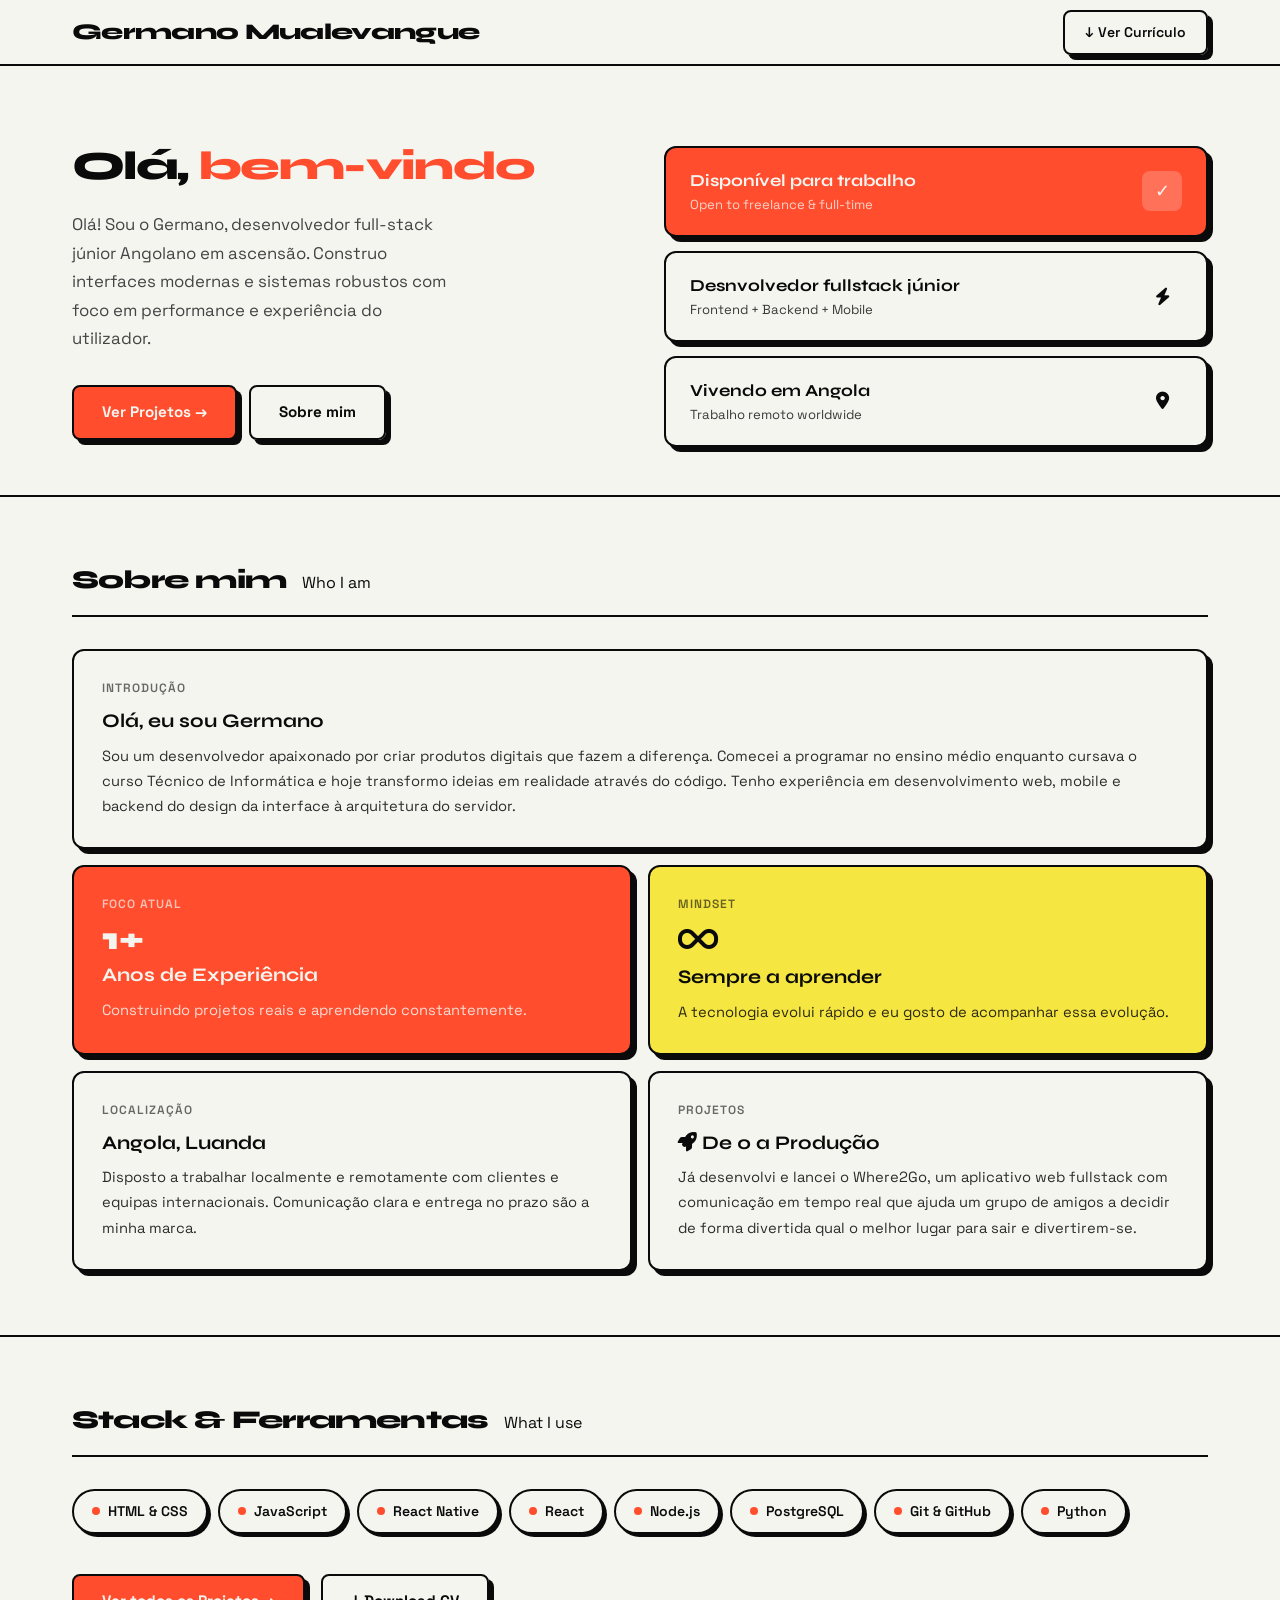
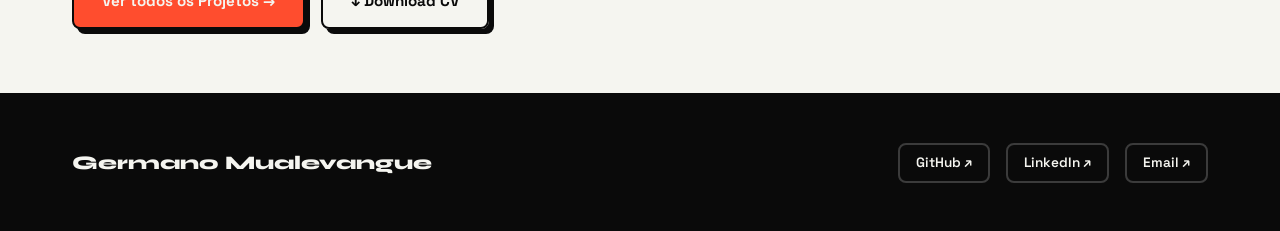
<file: index.html>
<!doctype html>
<html lang="pt-br">
  <head>
    <meta charset="UTF-8" />
    <meta name="viewport" content="width=device-width, initial-scale=1.0" />
    <title>Germano Mualevangue | Dev</title>
    <link rel="stylesheet" href="styles/styles.css" />
    <link
      href="https://fonts.googleapis.com/css2?family=Space+Grotesk:wght@400;500;600;700&family=Syne:wght@700;800&display=swap"
      rel="stylesheet"
    />
    <link
      rel="stylesheet"
      href="https://cdnjs.cloudflare.com/ajax/libs/font-awesome/6.5.0/css/all.min.css"
    />
    <link rel="stylesheet" href="mediaqueries/media.css">
    <link rel="icon" href="assets/favicon.webp">
  </head>
  <body>
    <header>
      <nav>
        <div class="logo">Germano Mualevangue</div>
        <a href="assets/CV_Germano.pdf" class="btn-cv" target="_blank">
          ↓ Ver Currículo
        </a>
      </nav>
    </header>

    <main>
      <!-- HERO -->
      <section class="hero">
        <div class="hero-left">
          <h1 class="fade-up">Olá,
          <span class="typewriter" data-text="bem-vindo"></span>
          </h1>
          <p class="fade-up">
            Olá! Sou o Germano, desenvolvedor full-stack júnior Angolano em ascensão.
            Construo interfaces modernas e sistemas robustos com foco em
            performance e experiência do utilizador.
          </p>
          <div class="hero-actions fade-up">
            <a href="./pages/projects.html" class="btn-primary">Ver Projetos →</a>
            <a href="#about" class="btn-outline">Sobre mim</a>
          </div>
        </div>

        <div class="hero-right">
          <div class="hero-card accent fade-up">
            <div>
              <div class="card-label">Disponível para trabalho</div>
              <div class="card-sub">Open to freelance & full-time</div>
            </div>
            <div class="card-icon">✓</div>
          </div>
          <div class="hero-card fade-up">
            <div>
              <div class="card-label">Desnvolvedor fullstack júnior</div>
              <div class="card-sub">Frontend + Backend + Mobile</div>
            </div>
            <div class="card-icon"><i class="fas fa-bolt"></i></div>
          </div>
          <div class="hero-card fade-up">
            <div>
              <div class="card-label">Vivendo em Angola</div>
              <div class="card-sub">Trabalho remoto worldwide</div>
            </div>
            <div class="card-icon"><i class="fas fa-location-dot"></i></div>
          </div>
        </div>
      </section>

      <!-- ABOUT -->
      <section id="about">
        <div class="section-wrapper">
          <div class="section-header">
            <h2>Sobre mim</h2>
            <span class="version">Who I am</span>
          </div>

          <div class="about-grid">
            <div class="about-card wide fade-up">
              <div class="label">Introdução</div>
              <h3>Olá, eu sou Germano</h3>
              <p>
                Sou um desenvolvedor apaixonado por criar produtos digitais que
                fazem a diferença. Comecei a programar no ensino médio enquanto cursava o curso Técnico de Informática e hoje
                transformo ideias em realidade através do código. Tenho
                experiência em desenvolvimento web, mobile e backend do design da interface à arquitetura do servidor.
              </p>
            </div>

            <div class="about-card coral fade-up">
              <div class="label" style="opacity: 0.7">Foco atual</div>
              <div class="stat-big">1+</div>
              <h3>Anos de Experiência</h3>
              <p>Construindo projetos reais e aprendendo constantemente.</p>
            </div>

            <div class="about-card yellow fade-up">
              <div class="label">Mindset</div>
              <div class="stat-big"><i class="fas fa-infinity"></i></div>
              <h3>Sempre a aprender</h3>
              <p>
                A tecnologia evolui rápido e eu gosto de acompanhar essa
                evolução.
              </p>
            </div>

            <div class="about-card fade-up">
              <div class="label">Localização</div>
              <h3>Angola, Luanda</h3>
              <p>
                Disposto a trabalhar localmente e remotamente com clientes e equipas
                internacionais. Comunicação clara e entrega no prazo são a minha
                marca.
              </p>
            </div>

            <div class="about-card fade-up">
              <div class="label">Projetos</div>
              <h3><i class="fas fa-rocket"></i> De 0 a Produção</h3>
              <p>
                Já desenvolvi e lancei o Where2Go, um aplicativo web fullstack com comunicação em tempo real que ajuda um grupo de amigos a decidir de forma divertida qual o melhor lugar para sair e divertirem-se.
              </p>
            </div>
          </div>
        </div>
      </section>

      <!-- STACKS -->
      <section id="stacks">
        <div class="section-wrapper">
          <div class="section-header">
            <h2>Stack & Ferramentas</h2>
            <span class="version">What I use</span>
          </div>

          <div class="stacks-grid">
            <div class="stack-pill fade-up">
              <span class="dot"></span>HTML & CSS
            </div>
            <div class="stack-pill fade-up">
              <span class="dot"></span>JavaScript
            </div>
            <div class="stack-pill fade-up">
              <span class="dot"></span>React Native
            </div>
            <div class="stack-pill fade-up"><span class="dot"></span>React</div>
            <div class="stack-pill fade-up">
              <span class="dot"></span>Node.js
            </div>
            <div class="stack-pill fade-up">
              <span class="dot"></span>PostgreSQL
            </div>
            <div class="stack-pill fade-up">
              <span class="dot"></span>Git & GitHub
            </div>
            <div class="stack-pill fade-up">
              <span class="dot"></span>Python
            </div>
          </div>

          <div class="stack-cta">
            <a href="./pages/projects.html" class="btn-primary"
              >Ver todos os Projetos →</a
            >
            <a href="assets/CV_Germano.pdf" class="btn-outline" target="_blank"
              >↓ Download CV</a
            >
          </div>
        </div>
      </section>
    </main>

    <footer>
      <div class="footer-inner">
        <div class="footer-logo">Germano Mualevangue</div>
        <div class="footer-links">
          <a href="https://github.com/Stormzy377" class="footer-link" target="_blank"
            >GitHub ↗</a
          >
          <a href="https://www.linkedin.com/in/germanos-sorte/" class="footer-link" target="_blank"
            >LinkedIn ↗</a
          >
          <a href="mailto:germanosorte9@email.com" class="footer-link">Email ↗</a>
        </div>
      </div>
    </footer>

    <script src="script/script.js"></script>
  </body>
</html>
</file>
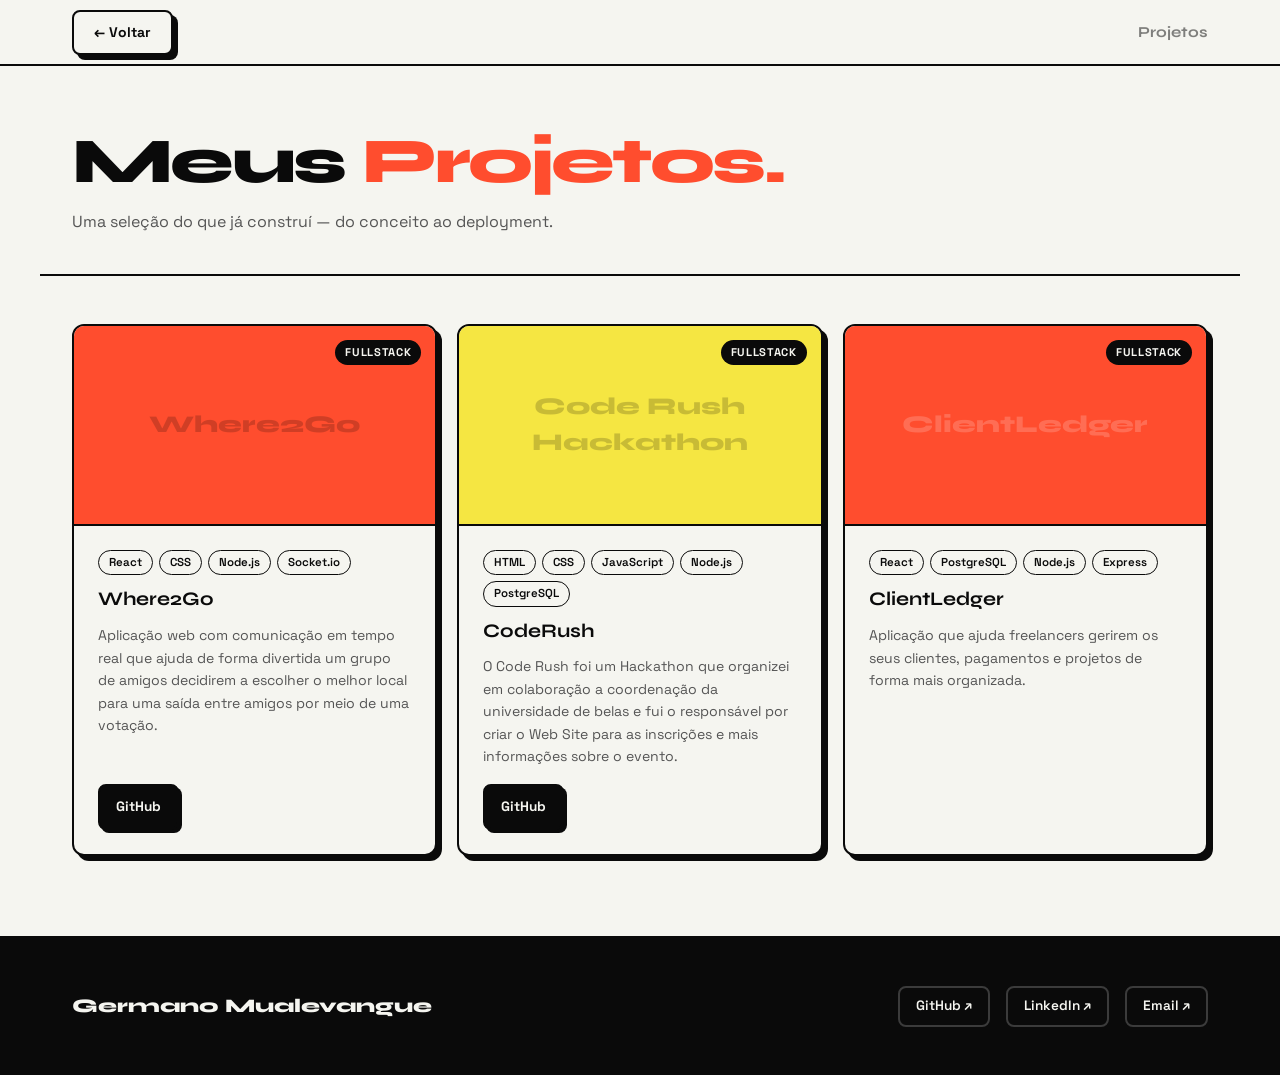
<file: pages/projects.html>
<!DOCTYPE html>
<html lang="pt-br">

<head>
    <meta charset="UTF-8">
    <meta name="viewport" content="width=device-width, initial-scale=1.0">
    <title>Projetos | Germano Mualevangue</title>
    <link
        href="https://fonts.googleapis.com/css2?family=Space+Grotesk:wght@400;500;600;700&family=Syne:wght@700;800&display=swap"
        rel="stylesheet">
    <link rel="stylesheet" href="../styles/projects.css">
    <link rel="stylesheet" href="../mediaqueries/media.css">
    <link rel="icon" href="../assets/favicon.webp">

<body>

    <header>
        <nav>
            <a href="../index.html" class="btn-back">← Voltar</a>
            <span class="nav-title">Projetos</span>
        </nav>
    </header>

    <main>
        <div class="page-header">
            <h1>Meus <span>Projetos.</span></h1>
            <p>Uma seleção do que já construí — do conceito ao deployment.</p>
        </div>

        <section class="projects-section">
            <div class="projects-grid">
                
                <div class="project-card">
                    <div class="card-preview coral">
                        <div class="card-preview-label" style="color:black">Where2Go</div>
                        <!-- <img src="../assets/Captura de ecrã 2026-04-06 213855.png" alt="imagem do projeto"> -->
                        <span class="card-badge">fullstack</span>
                    </div>
                    <div class="card-body">
                        <div class="card-tags">
                            <span class="tag">React</span>
                            <span class="tag">CSS</span>
                            <span class="tag">Node.js</span>
                            <span class="tag">Socket.io</span>
                        </div>
                        <h3>Where2Go</h3>
                        <p>Aplicação web com comunicação em tempo real que ajuda de forma divertida um grupo de amigos decidirem a escolher o melhor local para uma saída entre amigos por meio de uma votação.</p>
                        <div class="card-actions">
                            <!--<a href="https://where2-go-beta.vercel.app/" class="btn-demo" target="_blank">Live Demo ↗</a>-->
                            <a href="https://github.com/Stormzy377/Where2Go" class="btn-code">GitHub</a>
                        </div>
                    </div>
                </div>

                <div class="project-card">
                    <div class="card-preview yellow">
                        <div class="card-preview-label" style="color:black">Code Rush Hackathon</div>
                        <span class="card-badge">fullstack</span>
                    </div>
                    <div class="card-body">
                        <div class="card-tags">
                            <span class="tag">HTML</span>
                            <span class="tag">CSS</span>
                            <span class="tag">JavaScript</span>
                            <span class="tag">Node.js</span>
                            <span class="tag">PostgreSQL</span>
                        </div>
                        <h3>CodeRush</h3>
                        <p>O Code Rush foi um Hackathon que organizei em colaboração a coordenação da universidade de belas e fui o responsável por criar o Web Site para as inscrições e mais informações sobre o evento.</p>
                        <div class="card-actions">
                            <!-- <a href="#" class="btn-demo" target="_blank">Live Demo ↗</a> -->
                            <a href="https://github.com/Stormzy377/CodeRush" class="btn-code">GitHub</a>
                        </div>
                    </div>
                </div>

                 
                <div class="project-card">
                    <div class="card-preview coral">
                        <div class="card-preview-label" style="color:white">ClientLedger</div>
                        <div class="card-preview-icon"></div>
                        <span class="card-badge">fullstack</span>
                    </div>
                    <div class="card-body">
                        <div class="card-tags">
                            <span class="tag">React</span>
                            <span class="tag">PostgreSQL</span>
                            <span class="tag">Node.js</span>
                            <span class="tag">Express</span>
                        </div>
                        <h3>ClientLedger</h3>
                        <p>Aplicação que ajuda freelancers gerirem os seus clientes, pagamentos e projetos de forma mais organizada.</p>
                        <div class="card-actions">
                            <!-- <a href="#" class="btn-demo">Live Demo ↗</a>
                            <a href="#" class="btn-code">GitHub</a> -->
                        </div>
                    </div>
                </div>

            </div>
        </section>
    </main> 

    <footer>
        <div class="footer-inner">
            <div class="footer-logo">Germano Mualevangue</div>
            <div class="footer-links">
                <a href="https://github.com/Stormzy377" class="footer-link" target="_blank">GitHub ↗</a>
                <a href="https://www.linkedin.com/in/germanos-sorte/" class="footer-link" target="_blank">LinkedIn ↗</a>
                <a href="mailto:germanosorte9@email.com" class="footer-link">Email ↗</a>
            </div>
        </div>
    </footer>

</body>

</html>
</file>
<file: styles/styles.css>
*,
*::before,
*::after {
  box-sizing: border-box;
  margin: 0;
  padding: 0;
}

:root {
  --black: #0a0a0a;
  --white: #f5f5f0;
  --coral: #ff4d2e;
  --yellow: #f5e642;
  --border: 2.5px solid #0a0a0a;
  --shadow: 5px 5px 0px #0a0a0a;
  --shadow-lg: 8px 8px 0px #0a0a0a;
  --radius: 12px;
}

html {
  scroll-behavior: smooth;
}

body {
  background: var(--white);
  color: var(--black);
  font-family: "Space Grotesk", sans-serif;
  font-size: 16px;
  line-height: 1.5;
  overflow-x: hidden;
}

header {
  position: sticky;
  top: 0;
  z-index: 100;
  background: var(--white);
  border-bottom: var(--border);
}

nav {
  max-width: 1200px;
  margin: 0 auto;
  padding: 0 2rem;
  height: 64px;
  display: flex;
  align-items: center;
  justify-content: space-between;
}

.logo {
  font-family: "Syne", sans-serif;
  font-size: 1.4rem;
  font-weight: 800;
  letter-spacing: -0.03em;
  display: flex;
  align-items: center;
  gap: 8px;
}

.btn-cv {
  display: inline-flex;
  align-items: center;
  gap: 6px;
  padding: 10px 20px;
  background: transparent;
  color: var(--black);
  text-decoration: none;
  font-weight: 600;
  font-size: 0.875rem;
  border: var(--border);
  border-radius: 8px;
  box-shadow: var(--shadow);
  transition: transform 0.12s, box-shadow 0.12s;
}

.btn-cv:hover {
  transform: translate(-2px, -2px);
  box-shadow: 7px 7px 0 var(--black);
}

.hero {
  max-width: 1200px;
  margin: 0 auto;
  padding: 5rem 2rem 3rem;
  display: grid;
  grid-template-columns: 1fr 1fr;
  align-items: start;
  gap: 3rem;
}

.hero-left h1 {
  font-family: "Syne", sans-serif;
  font-size: clamp(2rem, 6vw, 2.5rem);
  font-weight: 800;
  line-height: 1;
  letter-spacing: -0.04em;
  margin-bottom: 1.5rem;
}

.hero-left h1 span {
  color: var(--coral);
}

.hero-left p {
  font-size: 1.05rem;
  color: #444;
  max-width: 380px;
  margin-bottom: 2rem;
  line-height: 1.7;
}

.hero-actions {
  display: flex;
  gap: 12px;
  flex-wrap: wrap;
}

.btn-primary {
  display: inline-flex;
  align-items: center;
  gap: 8px;
  padding: 14px 28px;
  background: var(--coral);
  color: var(--white);
  text-decoration: none;
  font-weight: 700;
  font-size: 0.95rem;
  border: var(--border);
  border-radius: 8px;
  box-shadow: var(--shadow);
  cursor: pointer;
  transition: transform 0.12s, box-shadow 0.12s;
}

.btn-primary:hover {
  transform: translate(-2px, -2px);
  box-shadow: 7px 7px 0 var(--black);
}

.btn-outline {
  display: inline-flex;
  align-items: center;
  gap: 8px;
  padding: 14px 28px;
  background: transparent;
  color: var(--black);
  text-decoration: none;
  font-weight: 700;
  font-size: 0.95rem;
  border: var(--border);
  border-radius: 8px;
  box-shadow: var(--shadow);
  cursor: pointer;
  transition: transform 0.12s, box-shadow 0.12s;
}

.btn-outline:hover {
  transform: translate(-2px, -2px);
  box-shadow: 7px 7px 0 var(--black);
}

.hero-right {
  display: flex;
  flex-direction: column;
  gap: 14px;
}

.hero-card {
  border: var(--border);
  border-radius: var(--radius);
  padding: 20px 24px;
  background: var(--white);
  box-shadow: var(--shadow);
  display: flex;
  align-items: center;
  justify-content: space-between;
  gap: 1rem;
  transition: transform 0.12s, box-shadow 0.12s;
  cursor: default;
}

.hero-card:hover {
  transform: translate(-2px, -2px);
  box-shadow: var(--shadow-lg);
}

.hero-card.accent {
  background: var(--coral);
  color: var(--white);
}

.hero-card .card-label {
  font-family: "Syne", sans-serif;
  font-weight: 700;
  font-size: 1.05rem;
}

.hero-card .card-sub {
  font-size: 0.82rem;
  opacity: 0.8;
  margin-top: 2px;
}

.hero-card .card-icon {
  width: 40px;
  height: 40px;
  border-radius: 8px;
  background: var(--white);
  display: flex;
  align-items: center;
  justify-content: center;
  font-size: 1.1rem;
  flex-shrink: 0;
}

.hero-card.accent .card-icon {
  background: rgba(255, 255, 255, 0.2);
  border-color: rgba(255, 255, 255, 0.5);
}

.section-wrapper {
  max-width: 1200px;
  margin: 0 auto;
  padding: 0 2rem;
}

.section-header {
  display: flex;
  align-items: baseline;
  gap: 1rem;
  margin-bottom: 2rem;
  padding-bottom: 1rem;
  border-bottom: var(--border);
}

.section-header h2 {
  font-family: "Syne", sans-serif;
  font-size: 1.6rem;
  font-weight: 800;
  letter-spacing: -0.03em;
}

.section-header.version {
  font-size: 0.8rem;
  color: #888;
  font-weight: 500;
}

#about {
  padding: 4rem 0;
  border-top: var(--border);
}

.about-grid {
  display: grid;
  grid-template-columns: 1fr 1fr;
  gap: 16px;
}

.about-card {
  border: var(--border);
  border-radius: var(--radius);
  padding: 28px;
  background: var(--white);
  box-shadow: var(--shadow);
  transition: transform 0.12s, box-shadow 0.12s;
}

.about-card:hover {
  transform: translate(-2px, -2px);
  box-shadow: var(--shadow-lg);
}

.about-card.wide {
  grid-column: span 2;
}

.about-card.coral {
  background: var(--coral);
  color: var(--white);
}

.about-card.yellow {
  background: var(--yellow);
}

.about-card .label {
  font-size: 0.75rem;
  font-weight: 600;
  text-transform: uppercase;
  letter-spacing: 0.08em;
  opacity: 0.6;
  margin-bottom: 10px;
}

.about-card h3 {
  font-family: "Syne", sans-serif;
  font-size: 1.2rem;
  font-weight: 700;
  margin-bottom: 8px;
}

.about-card p {
  font-size: 0.92rem;
  line-height: 1.7;
  opacity: 0.85;
}

.stat-big {
  font-family: "Syne", sans-serif;
  font-size: 2rem;
  font-weight: 800;
  line-height: 1;
  margin-bottom: 6px;
}

#stacks {
  padding: 4rem 0;
  border-top: var(--border);
}

.stacks-grid {
  display: flex;
  flex-wrap: wrap;
  gap: 10px;
  margin-bottom: 2.5rem;
}

.stack-pill {
  display: inline-flex;
  align-items: center;
  gap: 8px;
  padding: 10px 18px;
  border: var(--border);
  border-radius: 100px;
  font-size: 0.875rem;
  font-weight: 600;
  background: var(--white);
  box-shadow: 3px 3px 0 var(--black);
  transition: transform 0.12s, box-shadow 0.12s, background 0.12s;
  cursor: default;
}

.stack-pill:hover {
  transform: translate(-1px, -1px);
  box-shadow: 4px 4px 0 var(--black);
}

.stack-pill .dot {
  width: 8px;
  height: 8px;
  border-radius: 50%;
  background: var(--coral);
}

.stack-cta {
  display: flex;
  align-items: center;
  gap: 16px;
  flex-wrap: wrap;
}

footer {
  border-top: var(--border);
  background: var(--black);
  color: var(--white);
}

.footer-inner {
  max-width: 1200px;
  margin: 0 auto;
  padding: 3rem 2rem;
  display: flex;
  align-items: center;
  justify-content: space-between;
  flex-wrap: wrap;
  gap: 1rem;
}

.footer-logo {
  font-family: "Syne", sans-serif;
  font-size: 1.2rem;
  font-weight: 800;
}

.footer-links {
  display: flex;
  gap: 1rem;
}

.footer-link {
  display: inline-flex;
  align-items: center;
  gap: 6px;
  padding: 8px 16px;
  border: 2px solid rgba(255, 255, 255, 0.2);
  border-radius: 8px;
  color: var(--white);
  text-decoration: none;
  font-size: 0.85rem;
  font-weight: 600;
  transition: border-color 0.12s, background 0.12s;
}

.footer-link:hover {
  border-color: var(--coral);
  background: rgba(255, 77, 46, 0.1);
}

@keyframes fadeUp {
  from {
    opacity: 0;
    transform: translateY(30px);
  }

  to {
    opacity: 1;
    transform: translateY(0);
  }
}

.fade-up {
  opacity: 0;
  animation: fadeUp 1.2s ease forwards;
}

.fade-up:nth-child(1) {
  animation-delay: 0.05s;
}

.fade-up:nth-child(2) {
  animation-delay: 0.15s;
}

.fade-up:nth-child(3) {
  animation-delay: 0.25s;
}

.fade-up:nth-child(4) {
  animation-delay: 0.35s;
}

.fade-up:nth-child(5) {
  animation-delay: 0.45s;
}

.fade-up:nth-child(6) {
  animation-delay: 0.55s;
}
</file>
<file: mediaqueries/media.css>
@media (max-width: 768px) {
  .hero {
    grid-template-columns: 1fr;
    gap: 1.5rem;
    padding: 2rem 1.2rem;
  }
  .hero-left h1 {
    font-size: 2rem;
  }

  .hero-actions {
    flex-direction: column;
  }

  .btn-primary, .btn-outline {
    width: 100%;
    justify-content: center;
  }

  .logo {
    font-size: 0.90rem;
  }

  .about-grid {
    grid-template-columns: 1fr;
  }
  .about-card.wide {
    grid-column: span 1;
  }
  .footer-inner {
    flex-direction: column;
    align-items: flex-start;
  }
  .section-wrapper {
    padding: 0 1.5rem;
  }
}

@media (max-width: 768px) {
  .projects-grid {
    grid-template-columns: 1fr;
  }
  .page-header {
    padding: 3rem 1.5rem 2rem;
  }
  .projects-section {
    padding: 2rem 1.5rem 4rem;
  }
  nav {
    padding: 0 1.5rem;
  }
}
</file>
<file: styles/projects.css>
*,
*::before,
*::after {
  box-sizing: border-box;
  margin: 0;
  padding: 0;
}

:root {
  --black: #0a0a0a;
  --white: #f5f5f0;
  --coral: #ff4d2e;
  --yellow: #f5e642;
  --border: 2.5px solid #0a0a0a;
  --shadow: 5px 5px 0px #0a0a0a;
  --shadow-lg: 8px 8px 0px #0a0a0a;
  --radius: 12px;
}

html {
  scroll-behavior: smooth;
}

body {
  background: var(--white);
  color: var(--black);
  font-family: "Space Grotesk", sans-serif;
  font-size: 16px;
  line-height: 1.5;
  overflow-x: hidden;
}

header {
  position: sticky;
  top: 0;
  z-index: 100;
  background: var(--white);
  border-bottom: var(--border);
}

nav {
  max-width: 1200px;
  margin: 0 auto;
  padding: 0 2rem;
  height: 64px;
  display: flex;
  align-items: center;
  justify-content: space-between;
}

.btn-back {
  display: inline-flex;
  align-items: center;
  gap: 8px;
  padding: 10px 20px;
  background: var(--white);
  color: var(--black);
  text-decoration: none;
  font-weight: 700;
  font-size: 0.875rem;
  border: var(--border);
  border-radius: 8px;
  box-shadow: var(--shadow);
  transition:
    transform 0.12s,
    box-shadow 0.12s,
    background 0.12s;
}

.btn-back:hover {
  transform: translate(-2px, -2px);
  box-shadow: 7px 7px 0 var(--black);
  background: var(--yellow);
}

.nav-title {
  font-family: "Syne", sans-serif;
  font-size: 0.95rem;
  font-weight: 700;
  opacity: 0.5;
}

.page-header {
  max-width: 1200px;
  margin: 0 auto;
  padding: 4rem 2rem 2.5rem;
  border-bottom: var(--border);
}

.page-header h1 {
  font-family: "Syne", sans-serif;
  font-size: clamp(2.5rem, 5vw, 4.5rem);
  font-weight: 800;
  letter-spacing: -0.04em;
  line-height: 1;
  margin-bottom: 1rem;
}

.page-header h1 span {
  color: var(--coral);
}

.page-header p {
  font-size: 1rem;
  color: #555;
  max-width: 500px;
}

.projects-section {
  max-width: 1200px;
  margin: 0 auto;
  padding: 3rem 2rem 5rem;
}

.projects-grid {
  display: grid;
  grid-template-columns: repeat(auto-fill, minmax(340px, 1fr));
  gap: 20px;
}

.project-card {
  border: var(--border);
  border-radius: var(--radius);
  overflow: hidden;
  background: var(--white);
  box-shadow: var(--shadow);
  transition:
    transform 0.15s,
    box-shadow 0.15s;
  display: flex;
  flex-direction: column;
}

.project-card:hover {
  transform: translate(-3px, -3px);
  box-shadow: var(--shadow-lg);
}


.card-preview img {
    width: 100%;
    height: 100%;
    object-fit: cover;
    display: block;
}

.card-preview {
  height: 200px;
  display: flex;
  align-items: center;
  justify-content: center;
  border-bottom: var(--border);
  position: relative;
  overflow: hidden;
}

.card-preview.coral {
  background: var(--coral);
}
.card-preview.yellow {
  background: var(--yellow);
}
.card-preview.dark {
  background: var(--black);
}

.card-preview-label {
  font-family: "Syne", sans-serif;
  font-size: 1.5rem;
  font-weight: 800;
  opacity: 0.18;
  text-align: center;
  padding: 1rem;
}

.card-preview.dark .card-preview-label {
  color: var(--white);
}

.card-preview-icon {
  position: absolute;
  font-size: 3rem;
  opacity: 0.7;
}

.card-badge {
  position: absolute;
  top: 14px;
  right: 14px;
  padding: 4px 10px;
  background: var(--black);
  color: var(--white);
  font-size: 0.7rem;
  font-weight: 700;
  border-radius: 100px;
  letter-spacing: 0.06em;
  text-transform: uppercase;
}

.card-body {
  padding: 24px;
  flex: 1;
  display: flex;
  flex-direction: column;
  gap: 10px;
}

.card-tags {
  display: flex;
  flex-wrap: wrap;
  gap: 6px;
}

.tag {
  padding: 3px 10px;
  border: 1.5px solid var(--black);
  border-radius: 100px;
  font-size: 0.72rem;
  font-weight: 600;
  background: transparent;
}

.card-body h3 {
  font-family: "Syne", sans-serif;
  font-size: 1.2rem;
  font-weight: 700;
}

.card-body p {
  font-size: 0.88rem;
  color: #555;
  line-height: 1.6;
  flex: 1;
}

.card-actions {
  display: flex;
  gap: 10px;
  padding-top: 6px;
}

.btn-demo {
  flex: 1;
  display: inline-flex;
  align-items: center;
  justify-content: center;
  gap: 6px;
  padding: 11px 16px;
  background: var(--coral);
  color: var(--white);
  text-decoration: none;
  font-weight: 700;
  font-size: 0.85rem;
  border: var(--border);
  border-radius: 8px;
  box-shadow: 3px 3px 0 var(--black);
  transition:
    transform 0.12s,
    box-shadow 0.12s;
}

.btn-demo:hover {
  transform: translate(-1px, -1px);
  box-shadow: 4px 4px 0 var(--black);
}

.btn-code {
  display: inline-flex;
  align-items: center;
  justify-content: center;
  gap: 6px;
  padding: 11px 16px;
  background: var(--black);
  color: var(--white);
  text-decoration: none;
  font-weight: 700;
  font-size: 0.85rem;
  border: var(--border);
  border-radius: 8px;
  box-shadow: 3px 3px 0 var(--black);
  transition:
    transform 0.12s,
    box-shadow 0.12s,
    background 0.12s,
    color 0.12s;
}

.btn-code:hover {
  transform: translate(-1px, -1px);
  box-shadow: 4px 4px 0 var(--black);
  background: var(--yellow);
  color: var(--black);
}

@keyframes fadeUp {
  from {
    opacity: 0;
    transform: translateY(30px);
  }
  to {
    opacity: 1;
    transform: translateY(0);
  }
}

.project-card {
  opacity: 0;
  animation: fadeUp 0.5s ease forwards;
}

.project-card:nth-child(1) {
  animation-delay: 0.05s;
}
.project-card:nth-child(2) {
  animation-delay: 0.15s;
}
.project-card:nth-child(3) {
  animation-delay: 0.25s;
}

footer {
  border-top: var(--border);
  background: var(--black);
  color: var(--white);
}

.footer-inner {
  max-width: 1200px;
  margin: 0 auto;
  padding: 3rem 2rem;
  display: flex;
  align-items: center;
  justify-content: space-between;
  flex-wrap: wrap;
  gap: 1rem;
}

.footer-logo {
  font-family: "Syne", sans-serif;
  font-size: 1.2rem;
  font-weight: 800;
}

.footer-links {
  display: flex;
  gap: 1rem;
}

.footer-link {
  display: inline-flex;
  align-items: center;
  gap: 6px;
  padding: 8px 16px;
  border: 2px solid rgba(255, 255, 255, 0.2);
  border-radius: 8px;
  color: var(--white);
  text-decoration: none;
  font-size: 0.85rem;
  font-weight: 600;
  transition:
    border-color 0.12s,
    background 0.12s;
}

.footer-link:hover {
  border-color: var(--coral);
  background: rgba(255, 77, 46, 0.1);
}
</file>
